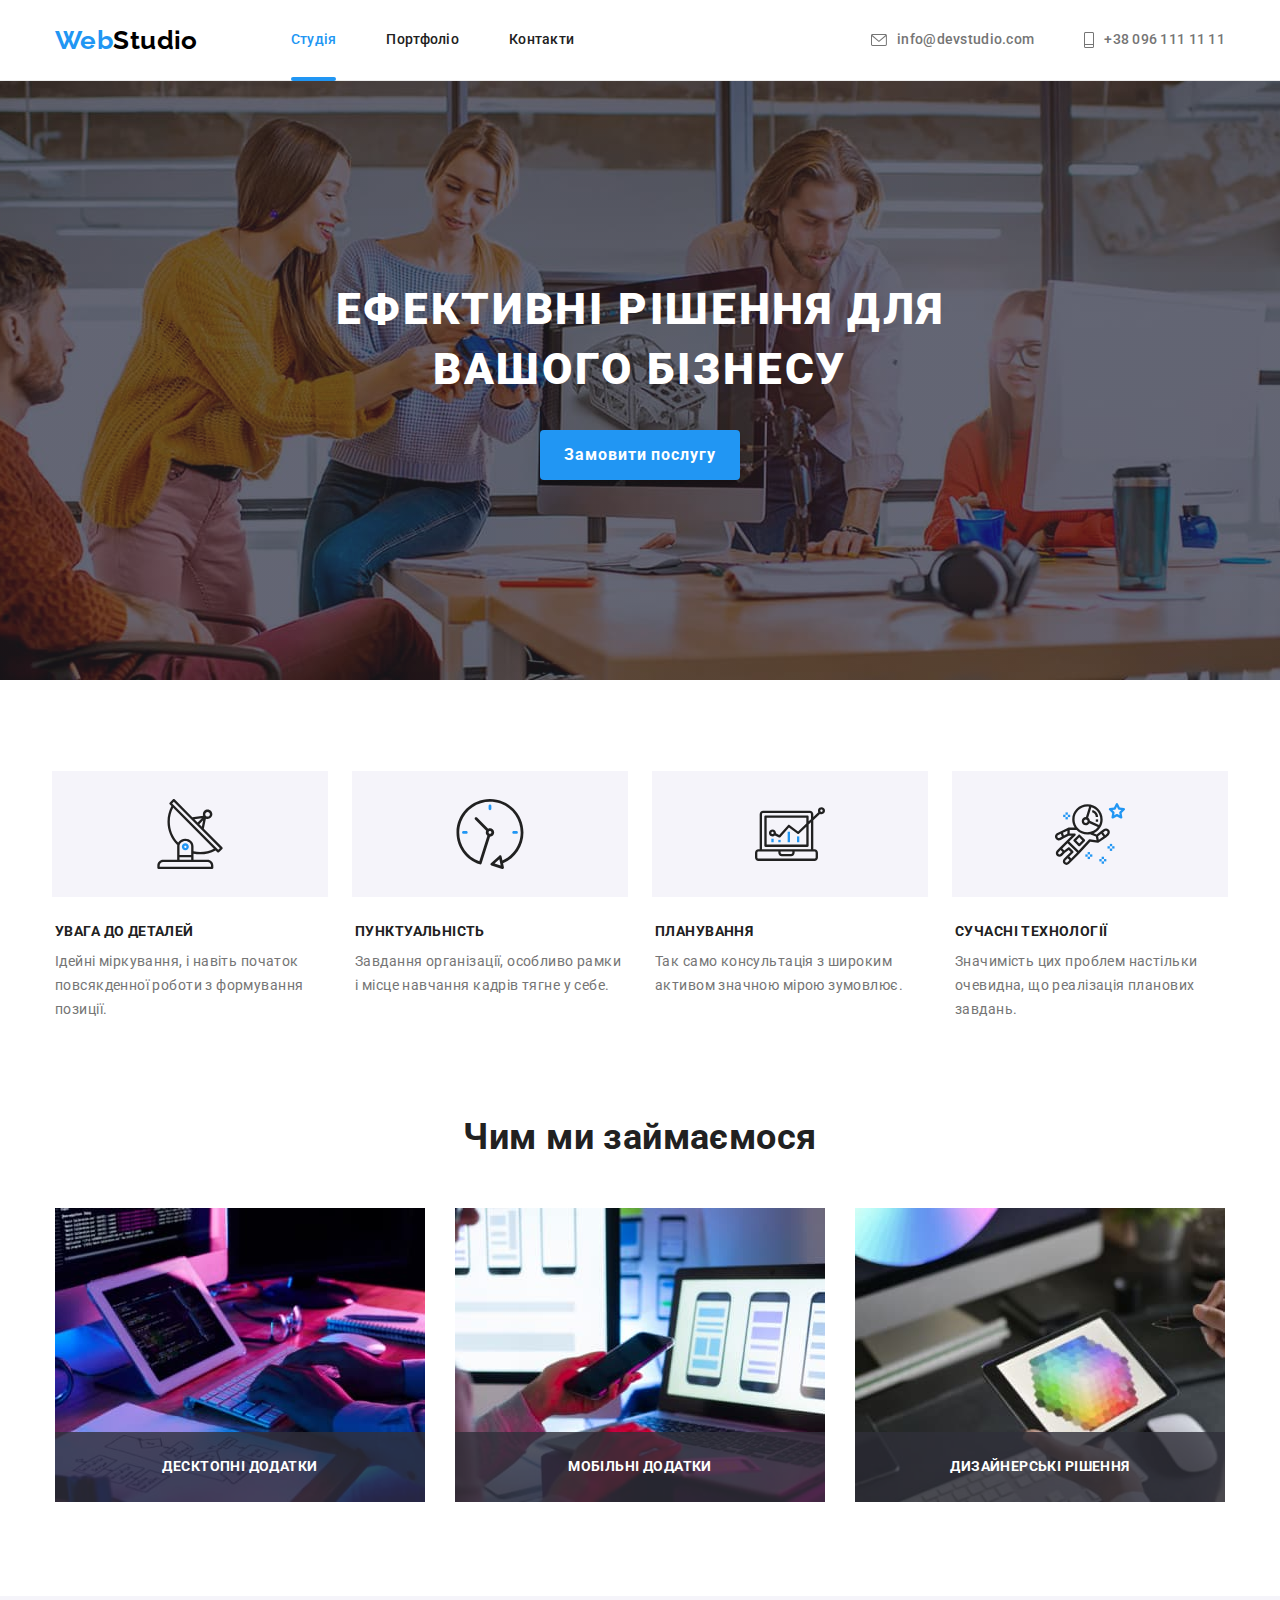
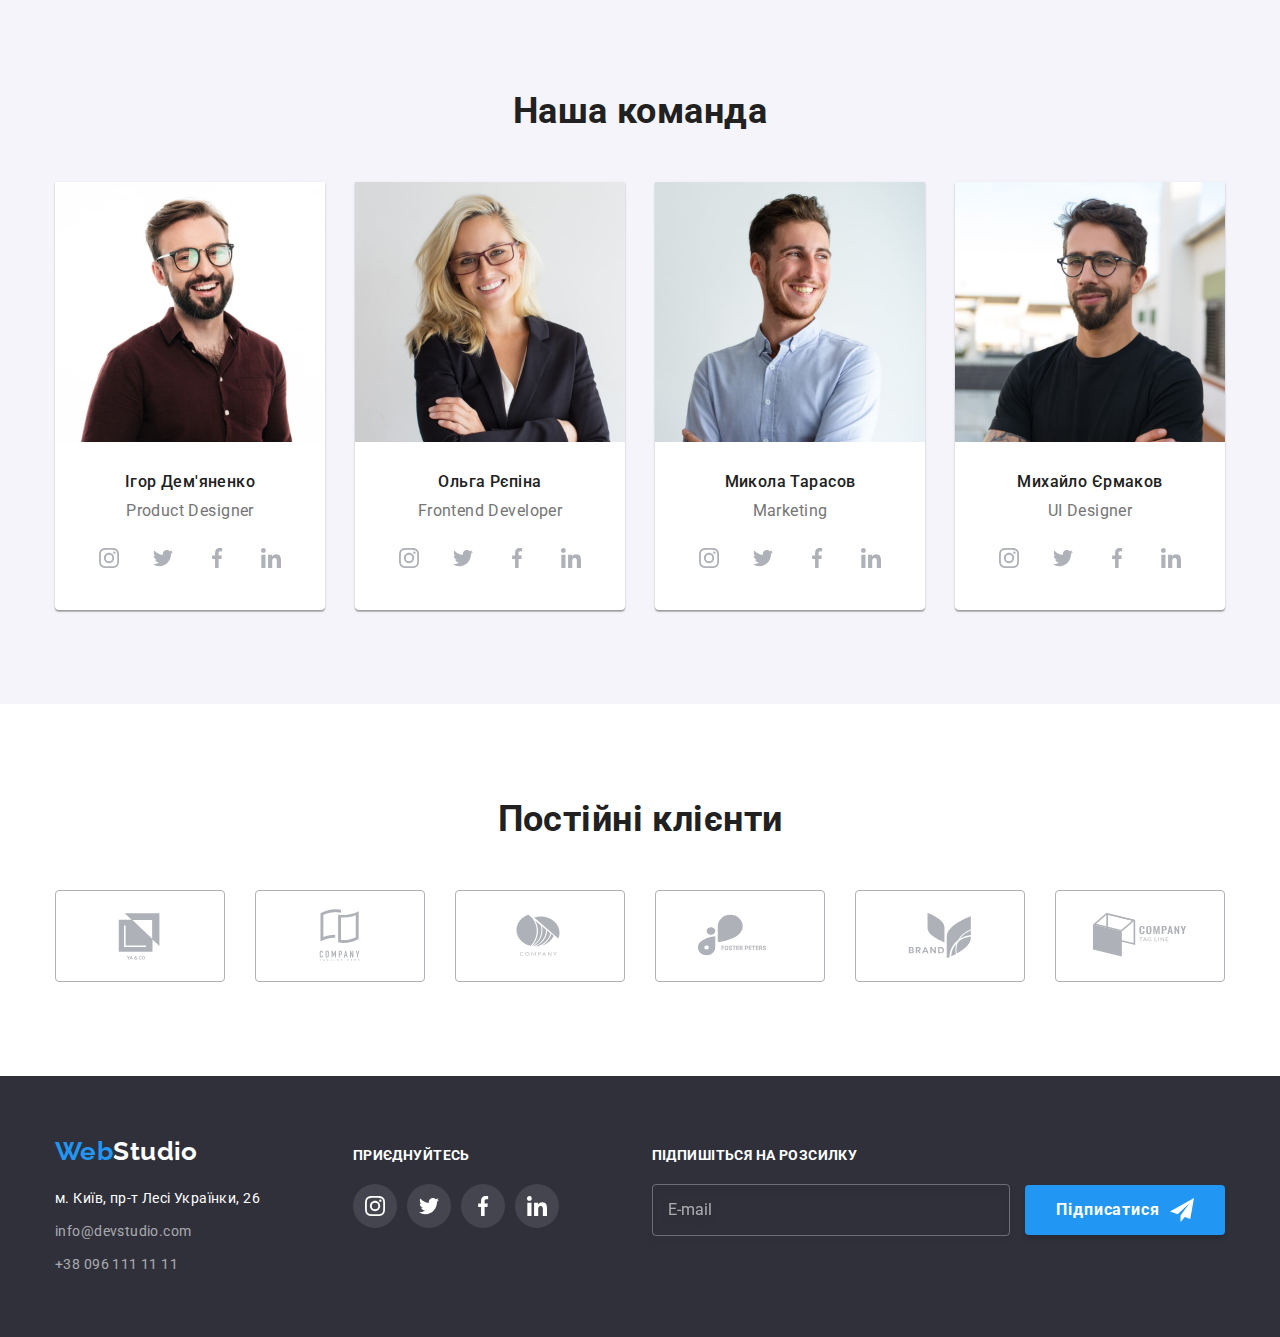
<file: index.html>
<!DOCTYPE html>
<html lang="uk">
  <head>
    <meta charset="UTF-8" />
    <meta http-equiv="X-UA-Compatible" content="IE=edge" />
    <meta name="viewport" content="width=device-width, initial-scale=1.0" />
    <title>Студія</title>
    <link rel="preconnect" href="https://fonts.googleapis.com" />
    <link rel="preconnect" href="https://fonts.gstatic.com" crossorigin />
    <link
      href="https://fonts.googleapis.com/css2?family=Raleway:wght@700&family=Roboto:wght@400;500;700;900&display=swap"
      rel="stylesheet"
    />
    <link
      rel="stylesheet"
      href="https://cdn.jsdelivr.net/npm/modern-normalize@1.1.0/modern-normalize.min.css"
    />
    <link rel="stylesheet" href="./css/main.min.css" />
  </head>
  <body>
    <!-- Хедер -->
    <header class="page-header">
      <div class="container page-header__container">
        <nav class="navigation">
          <!-- Логоптип -->
          <a class="logo" href="/">Web<span class="logo__part logo__part--blacktext">Studio</span></a>

          <!-- Навігація сайту -->
          <ul class="navigation__list list">
            <li class="navigation__item">
              <a class="navigation__link navigation__link--current link" href="./index.html"
                >Студія</a
              >
            </li>
            <li class="navigation__item">
              <a class="navigation__link link" href="./portfolio.html">Портфоліо</a>
            </li>
            <li class="navigation__item">
              <a class="navigation__link link" href="">Контакти</a>
            </li>
          </ul>
        </nav>

        <!-- Контакти хедер -->
        <ul class="contacts list">
          <li class="item contacts__item">
            <a class="link contacts__link link" href="mailto:info@devstudio.com">
              <svg class="contacts__icon" width="16" height="12">
                <use href="./images/icons.svg#icon-e-mail"></use>
              </svg>
              info@devstudio.com
            </a>
          </li>
          <li class="item contacts__item">
            <a class="link contacts__link link" href="tel:+380961111111">
              <svg class="contacts__icon" width="10" height="16">
                <use href="./images/icons.svg#icon-tel"></use>
              </svg>
              +38 096 111 11 11
            </a>
          </li>
        </ul>
      </div>
    </header>

    <!-- Головний контент -->
    <main>
      <!-- Герой -->
      <section class="hero">
        <div class="container">
          <h1 class="hero__title">Ефективні рішення для вашого бізнесу</h1>
          <button class="main-btn button" type="button" data-modal-open>Замовити послугу</button>
        </div>
      </section>

      <!-- Модальне вікно -->
      <div class="backdrop backdrop--is-hidden" data-modal>
        <div class="modal">
          <button class="modal__close-btn button" type="button" data-modal-close>
            <svg class="modal__close-icon">
              <use href="./images/icons.svg#icon-close-modal"></use>
            </svg>
          </button>

          <!-- Форма вводу данних -->
          <form class="form-modal">
            <b class="form-modal__title">Залиште свої дані, ми вам передзвонимо</b>

            <label class="form-modal__field">
              <span class="form-modal__label">Ім'я</span>
              <svg class="form-modal__icon" width="18" height="18">
                <use href="./images/icons.svg#icon-person-form"></use>
              </svg>
              <input class="form-modal__input" type="text" name="username" required />
            </label>

            <label class="form-modal__field">
              <span class="form-modal__label">Телефон</span>
              <svg class="form-modal__icon" width="18" height="18">
                <use href="./images/icons.svg#icon-phone-form"></use>
              </svg>
              <input class="form-modal__input" type="tel" name="phone" required />
            </label>

            <label class="form-modal__field">
              <span class="form-modal__label">Пошта</span>
              <svg class="form-modal__icon" width="18" height="18">
                <use href="./images/icons.svg#icon-email-form"></use>
              </svg>
              <input class="form-modal__input" type="email" name="email" />
            </label>

            <label class="form-modal__field">
              <span class="form-modal__label">Коментар</span>
              <textarea
                class="form-modal__input form-modal__input--comment"
                name="comment"
                id="comment"
                rows="10"
                placeholder="Введіть текст"
              ></textarea>
            </label>

            <label class="form-checkbox">
              <input class="form-checkbox__input" type="checkbox" name="agree" required />
              <svg class="form-checkbox__icon" width="16" height="15">
                <use
                  class="form-checkbox__mark form-checkbox__mark--uncheck"
                  href="./images/icons.svg#icon-uncheck"
                ></use>
                <use class="form-checkbox__mark form-checkbox__mark--check" href="./images/icons.svg#icon-check"></use>
              </svg>
              <span class="form-checkbox__label">Погоджуюся з розсилкою та приймаю</span>
              <a class="form-checkbox__link" href="">Умови договору</a>
            </label>

            <button class="button main-btn" type="submit">Відправити</button>
          </form>
        </div>
      </div>

      <!-- Наші переваги -->
      <section class="section">
        <div class="container">
          <!-- Заголовок, сховати при оформленні -->
          <h2 class="visually-hidden">Наші переваги</h2>

          <ul class="benefits list">
            <li class="benefits__item">
              <div class="benefits__icon-box">
                <div class="benefits__rotate-box">
                  <div class="benefits__card benefits__card--front">
                    <svg class="benefits__icon">
                      <use href="./images/icons.svg#icon-antenna"></use>
                    </svg>
                  </div>
                  <div class="benefits__card benefits__card--back">Увага до деталей</div>
                </div>
              </div>
              <h3 class="benefits__title">Увага до деталей</h3>
              <p class="benefits__text">
                Ідейні міркування, і навіть початок повсякденної роботи з формування позиції.
              </p>
            </li>

            <li class="benefits__item">
              <div class="benefits__icon-box">
                <div class="benefits__rotate-box">
                  <div class="benefits__card benefits__card--front">
                    <svg class="benefits__icon">
                      <use href="./images/icons.svg#icon-clock"></use>
                    </svg>
                  </div>
                  <div class="benefits__card benefits__card--back">Пунктуальність</div>
                </div>
              </div>
              <h3 class="benefits__title">Пунктуальність</h3>
              <p class="benefits__text">
                Завдання організації, особливо рамки і місце навчання кадрів тягне у себе.
              </p>
            </li>

            <li class="benefits__item">
              <div class="benefits__icon-box">
                <div class="benefits__rotate-box">
                  <div class="benefits__card benefits__card--front">
                    <svg class="benefits__icon">
                      <use href="./images/icons.svg#icon-diagram"></use>
                    </svg>
                  </div>
                  <div class="benefits__card benefits__card--back">Планування</div>
                </div>
              </div>
              <h3 class="benefits__title">Планування</h3>
              <p class="benefits__text">
                Так само консультація з широким активом значною мірою зумовлює.
              </p>
            </li>

            <li class="benefits__item">
              <div class="benefits__icon-box">
                <div class="benefits__rotate-box">
                  <div class="benefits__card benefits__card--front">
                    <svg class="benefits__icon">
                      <use href="./images/icons.svg#icon-astronaut"></use>
                    </svg>
                  </div>
                  <div class="benefits__card benefits__card--back">Сучасні технології</div>
                </div>
              </div>
              <h3 class="benefits__title">Сучасні технології</h3>
              <p class="benefits__text">
                Значимість цих проблем настільки очевидна, що реалізація планових завдань.
              </p>
            </li>
          </ul>
        </div>
      </section>

      <!-- Чим ми займаємося -->
      <section class="section section-works">
        <div class="container">
          <h2 class="secondary-title">Чим ми займаємося</h2>
          <ul class="works list">
            <li class="works__item">
              <img
                src="./images/work-example-1.jpg"
                alt="Програміст працює на своєму робочому місці в офісі"
                width="370"
              />
              <p class="works__text">Десктопні додатки</p>
            </li>

            <li class="works__item">
              <img
                src="./images/work-example-2.jpg"
                alt="Веб-дизайнер розробляє інтерфейс мобільного додатку за своїм ноутбуком"
                width="370"
              />
              <p class="works__text">Мобільні додатки</p>
            </li>

            <li class="works__item">
              <img
                src="./images/work-example-3.jpg"
                alt="Веб-дизайнер обирає кольори на графічному планшеті"
                width="370"
              />
              <p class="works__text">Дизайнерські рішення</p>
            </li>
          </ul>
        </div>
      </section>

      <!-- Команда -->
      <section class="section section-team">
        <div class="container">
          <h2 class="secondary-title">Наша команда</h2>
          <ul class="team list">
            <li class="team__item">
              <img
                class="team__foto"
                src="./images/team-demjanenko.jpg"
                alt="фото Ігоря Дем'яненко"
                width="270"
              />
              <div class="team__info">
                <h3 class="team__member-name">Ігор Дем'яненко</h3>
                <p class="team__member-position">Product Designer</p>
                <ul class="list socials">
                  <li class="socials__item">
                    <a class="socials__link link" href="" aria-label="Посилання на Instagram">
                      <svg class="socials__icon">
                        <use href="./images/icons.svg#icon-instagram"></use>
                      </svg>
                    </a>
                  </li>
                  <li class="socials__item">
                    <a class="socials__link link" href="" aria-label="Посилання на Twitter">
                      <svg class="socials__icon">
                        <use href="./images/icons.svg#icon-twitter"></use>
                      </svg>
                    </a>
                  </li>
                  <li class="socials__item">
                    <a class="socials__link link" href="" aria-label="Посилання на Facebook">
                      <svg class="socials__icon">
                        <use href="./images/icons.svg#icon-facebook"></use>
                      </svg>
                    </a>
                  </li>
                  <li class="socials__item">
                    <a class="socials__link link" href="" aria-label="Посилання на Linkedin">
                      <svg class="socials__icon">
                        <use href="./images/icons.svg#icon-linkedin"></use>
                      </svg>
                    </a>
                  </li>
                </ul>
              </div>
            </li>

            <li class="team__item">
              <img
                class="team__foto"
                src="./images/team-repina.jpg"
                alt="фото Ольгі Рєпіної"
                width="270"
              />
              <div class="team__info">
                <h3 class="team__member-name">Ольга Рєпіна</h3>
                <p class="team__member-position">Frontend Developer</p>
                <ul class="socials list">
                  <li class="socials__item">
                    <a class="socials__link link" href="" aria-label="Посилання на Instagram">
                      <svg class="socials__icon">
                        <use href="./images/icons.svg#icon-instagram"></use>
                      </svg>
                    </a>
                  </li>
                  <li class="socials__item">
                    <a class="socials__link link" href="" aria-label="Посилання на Twitter">
                      <svg class="socials__icon">
                        <use href="./images/icons.svg#icon-twitter"></use>
                      </svg>
                    </a>
                  </li>
                  <li class="socials__item">
                    <a class="socials__link link" href="" aria-label="Посилання на Facebook">
                      <svg class="socials__icon">
                        <use href="./images/icons.svg#icon-facebook"></use>
                      </svg>
                    </a>
                  </li>
                  <li class="socials__item">
                    <a class="socials__link link" href="" aria-label="Посилання на Linkedin">
                      <svg class="socials__icon">
                        <use href="./images/icons.svg#icon-linkedin"></use>
                      </svg>
                    </a>
                  </li>
                </ul>
              </div>
            </li>

            <li class="team__item">
              <img
                class="team__foto"
                src="./images/team-tarasov.jpg"
                alt="фото Миколи Тарасова"
                width="270"
              />
              <div class="team__info">
                <h3 class="team__member-name">Микола Тарасов</h3>
                <p class="team__member-position">Marketing</p>
                <ul class="list socials">
                  <li class="socials__item">
                    <a class="socials__link link" href="" aria-label="Посилання на Instagram">
                      <svg class="socials__icon">
                        <use href="./images/icons.svg#icon-instagram"></use>
                      </svg>
                    </a>
                  </li>
                  <li class="socials__item">
                    <a class="socials__link link" href="" aria-label="Посилання на Twitter">
                      <svg class="socials__icon">
                        <use href="./images/icons.svg#icon-twitter"></use>
                      </svg>
                    </a>
                  </li>
                  <li class="socials__item">
                    <a class="socials__link link" href="" aria-label="Посилання на Facebook">
                      <svg class="socials__icon">
                        <use href="./images/icons.svg#icon-facebook"></use>
                      </svg>
                    </a>
                  </li>
                  <li class="socials__item">
                    <a class="socials__link link" href="" aria-label="Посилання на Linkedin">
                      <svg class="socials__icon">
                        <use href="./images/icons.svg#icon-linkedin"></use>
                      </svg>
                    </a>
                  </li>
                </ul>
              </div>
            </li>

            <li class="team__item">
              <img
                class="team__foto"
                src="./images/team-ermakov.jpg"
                alt="фото Михайла Єрмакова"
                width="270"
              />
              <div class="team__info">
                <h3 class="team__member-name">Михайло Єрмаков</h3>
                <p class="team__member-position">UI Designer</p>
                <ul class="socials list">
                  <li class="socials__item">
                    <a class="socials__link link" href="" aria-label="Посилання на Instagram">
                      <svg class="socials__icon">
                        <use href="./images/icons.svg#icon-instagram"></use>
                      </svg>
                    </a>
                  </li>
                  <li class="socials__item">
                    <a class="socials__link link" href="" aria-label="Посилання на Twitter">
                      <svg class="socials__icon">
                        <use href="./images/icons.svg#icon-twitter"></use>
                      </svg>
                    </a>
                  </li>
                  <li class="socials__item">
                    <a class="socials__link link" href="" aria-label="Посилання на Facebook">
                      <svg class="socials__icon">
                        <use href="./images/icons.svg#icon-facebook"></use>
                      </svg>
                    </a>
                  </li>
                  <li class="socials__item">
                    <a class="socials__link link" href="" aria-label="Посилання на Linkedin">
                      <svg class="socials__icon">
                        <use href="./images/icons.svg#icon-linkedin"></use>
                      </svg>
                    </a>
                  </li>
                </ul>
              </div>
            </li>
          </ul>
        </div>
      </section>
    </main>

    <!-- Клієнти -->
    <section class="section">
      <div class="container">
        <h2 class="secondary-title">Постійні клієнти</h2>
        <ul class="clients list">
          <li class="clients__item">
            <a class="clients__link link" href="">
              <svg class="clients__icon">
                <use href="./images/icons.svg#icon-logo-1"></use>
              </svg>
            </a>
          </li>
          <li class="clients__item">
            <a class="clients__link link" href="">
              <svg class="clients__icon">
                <use href="./images/icons.svg#icon-logo-2"></use>
              </svg>
            </a>
          </li>

          <li class="clients__item">
            <a class="clients__link link" href="">
              <svg class="clients__icon">
                <use href="./images/icons.svg#icon-logo-3"></use>
              </svg>
            </a>
          </li>

          <li class="clients__item">
            <a class="clients__link link" href="">
              <svg class="clients__icon">
                <use href="./images/icons.svg#icon-logo-4"></use>
              </svg>
            </a>
          </li>

          <li class="clients__item">
            <a class="clients__link link" href="">
              <svg class="clients__icon">
                <use href="./images/icons.svg#icon-logo-5"></use>
              </svg>
            </a>
          </li>
          <li class="clients__item">
            <a class="clients__link link" href="">
              <svg class="clients__icon">
                <use href="./images/icons.svg#icon-logo-6"></use>
              </svg>
            </a>
          </li>
        </ul>
      </div>
    </section>

    <!-- Футер -->
    <footer class="page-footer">
      <div class="container page-footer__container">
        <!-- Контакты футер -->
        <div class="contacts-footer">
          <!-- Логоптип -->
          <a class="logo" href="./index.html">Web<span class="logo__part logo__part--whitetext">Studio</span></a>

          <address class="contacts-footer__address">
            <ul class="list">
              <li class="contacts-footer__item">
                <a
                  class="contacts-footer__link contacts-footer__link--map link"
                  href="https://goo.gl/maps/qfrqZfhQBMbcRvhk7"
                  target="_blank"
                  rel="noreferrer noopener nofollow"
                  >м. Київ, пр-т Лесі Українки, 26</a
                >
              </li>
              <li class="contacts-footer__item">
                <a class="contacts-footer__link link" href="mailto:info@devstudio.com"
                  >info@devstudio.com</a
                >
              </li>
              <li class="contacts-footer__item">
                <a class="contacts-footer__link link" href="tel:+380961111111">+38 096 111 11 11</a>
              </li>
            </ul>
          </address>
        </div>
        <!-- Приєднуйтесь-соцмережі -->
        <div class="socials-box">
          <b class="page-footer__subtitle">Приєднуйтесь</b>

          <ul class="socials list">
            <li class="socials__item socials__item--color-footer">
              <a class="socials__link link" href="" aria-label="Посилання на Instagram">
                <svg class="socials__icon socials__icon--color-footer">
                  <use href="./images/icons.svg#icon-instagram"></use>
                </svg>
              </a>
            </li>
            <li class="socials__item socials__item--color-footer">
              <a class="socials__link link" href="" aria-label="Посилання на Twitter">
                <svg class="socials__icon socials__icon--color-footer">
                  <use href="./images/icons.svg#icon-twitter"></use>
                </svg>
              </a>
            </li>
            <li class="socials__item socials__item--color-footer">
              <a class="socials__link link" href="" aria-label="Посилання на Facebook">
                <svg class="socials__icon socials__icon--color-footer">
                  <use href="./images/icons.svg#icon-facebook"></use>
                </svg>
              </a>
            </li>
            <li class="socials__item socials__item--color-footer">
              <a class="socials__link link" href="" aria-label="Посилання на Linkedin">
                <svg class="socials__icon socials__icon--color-footer">
                  <use href="./images/icons.svg#icon-linkedin"></use>
                </svg>
              </a>
            </li>
          </ul>
        </div>

        <!-- Форма підписки -->
        <form class="form-footer">
          <b class="page-footer__subtitle">Підпишіться на розсилку</b>
          <input class="form-footer__input" type="email" name="email" placeholder="E-mail" />
          <button class="main-btn form-footer__btn button" type="submit">
            Підписатися
            <svg class="form-footer__btn-icon" width="24" height="24">
              <use href="./images/icons.svg#icon-send"></use>
            </svg>
          </button>
        </form>
      </div>
    </footer>

    <!-- JS для модального вікна -->
    <script src="./js/modal.js"></script>
  </body>
</html>
</file>
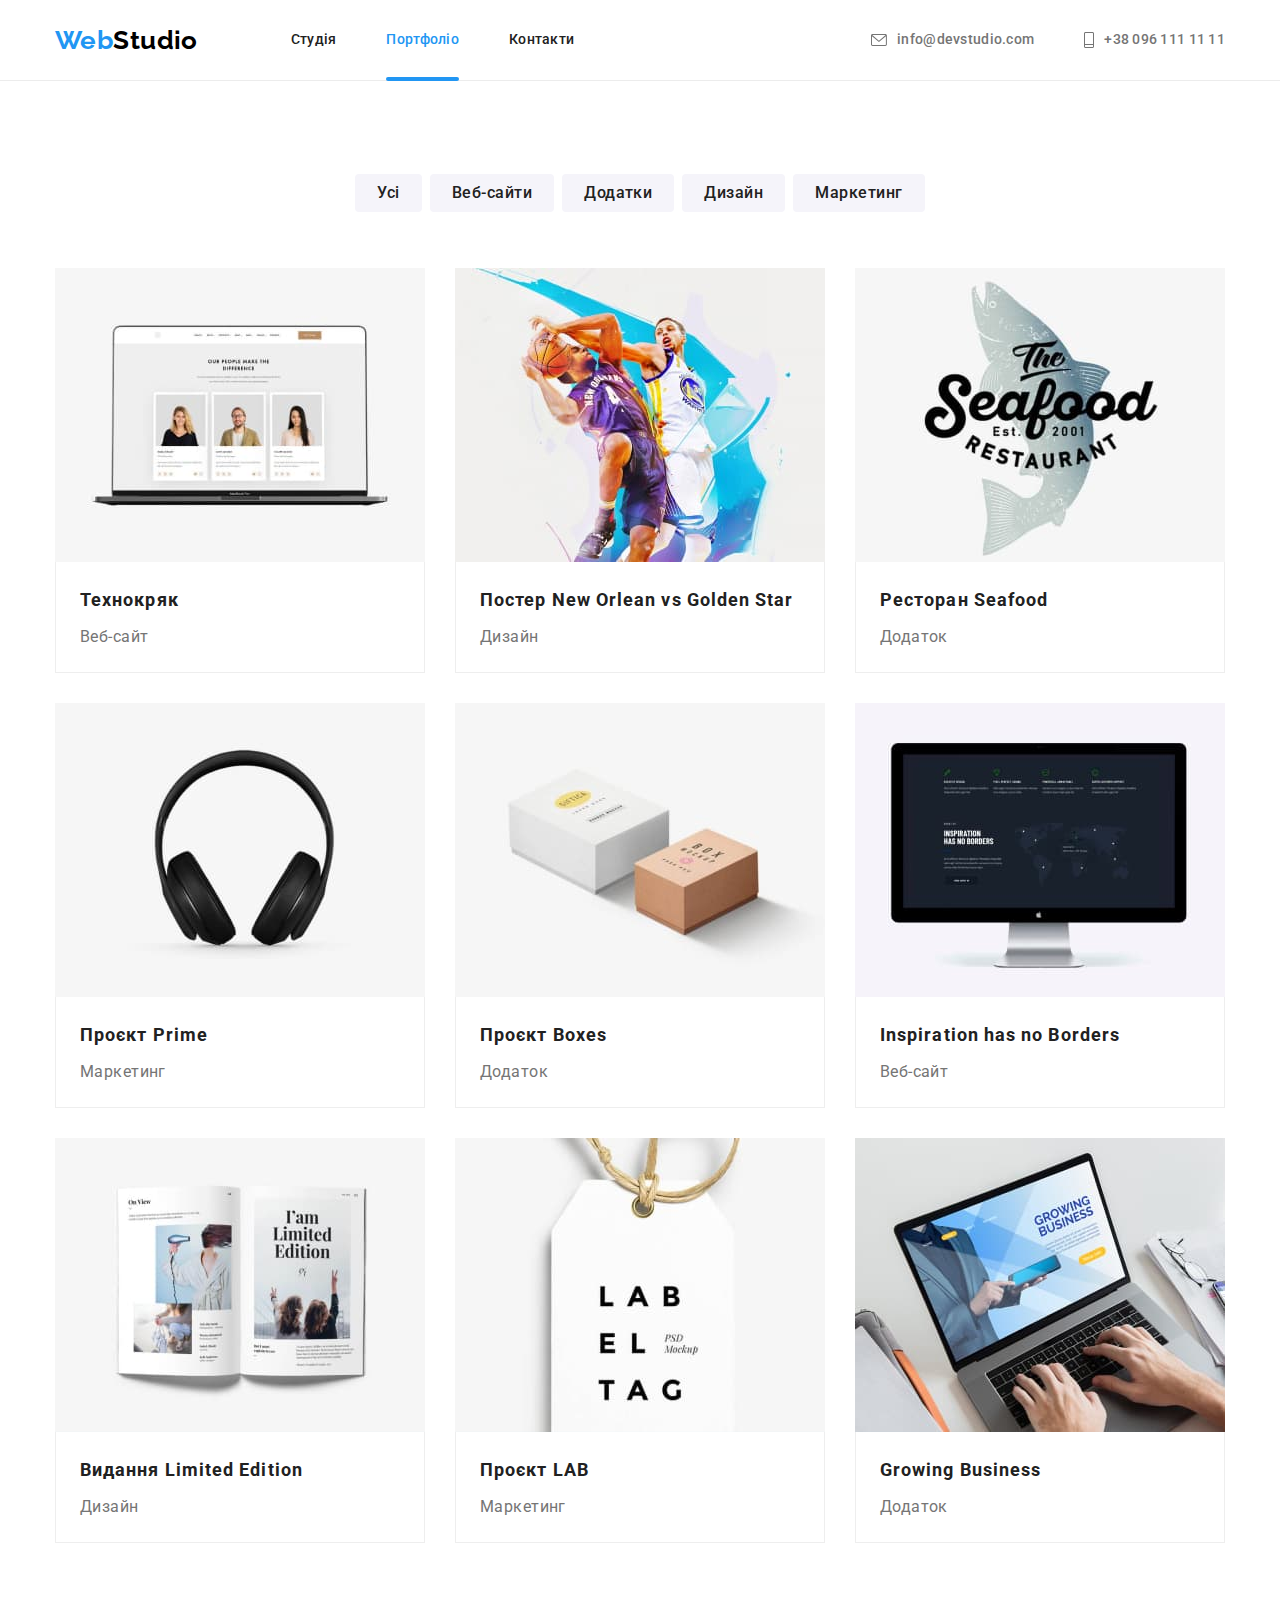
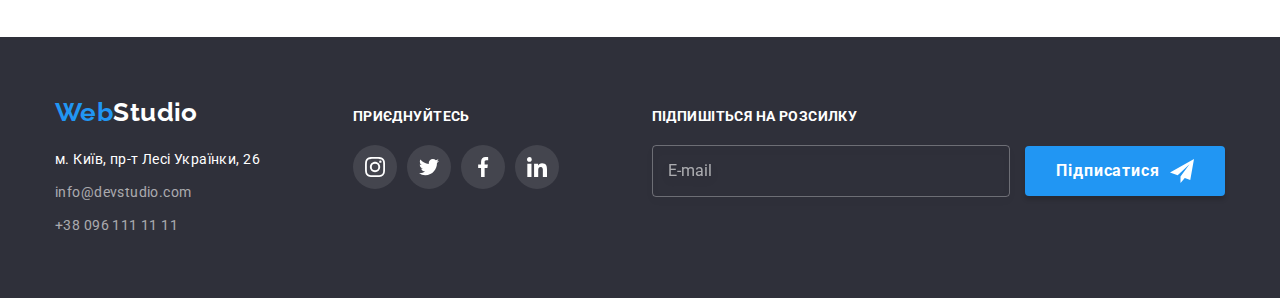
<file: portfolio.html>
<!DOCTYPE html>
<html lang="en">
  <head>
    <meta charset="UTF-8" />
    <meta http-equiv="X-UA-Compatible" content="IE=edge" />
    <meta name="viewport" content="width=device-width, initial-scale=1.0" />
    <title>Портфолио</title>
    <link rel="preconnect" href="https://fonts.googleapis.com" />
    <link rel="preconnect" href="https://fonts.gstatic.com" crossorigin />
    <link
      href="https://fonts.googleapis.com/css2?family=Raleway:wght@700&family=Roboto:wght@400;500;700;900&display=swap"
      rel="stylesheet"
    />
    <link
      rel="stylesheet"
      href="https://cdn.jsdelivr.net/npm/modern-normalize@1.1.0/modern-normalize.min.css"
    />
    <link rel="stylesheet" href="./css/main.min.css" />
  </head>
  <body>
    <!-- Хедер -->
    <header class="page-header">
      <div class="container page-header__container">
        <nav class="navigation">
          <!-- Логоптип -->
          <a class="logo" href="/">Web<span class="logo__part logo__part--blacktext">Studio</span></a>

          <!-- Навігація сайту -->
          <ul class="list navigation__list">
            <li class="item navigation__item">
              <a class="link navigation__link" href="./index.html"
                >Студія</a
              >
            </li>
            <li class="item navigation__item">
              <a class="link navigation__link navigation__link--current" href="./portfolio.html">Портфоліо</a>
            </li>
            <li class="item navigation__item">
              <a class="link navigation__link" href="">Контакти</a>
            </li>
          </ul>
        </nav>

        <!-- Контакти хедер -->
        <ul class="list contacts">
          <li class="item contacts__item">
            <a class="link contacts__link" href="mailto:info@devstudio.com">
              <svg class="contacts__icon" width="16" height="12">
                <use href="./images/icons.svg#icon-e-mail"></use>
              </svg>
              info@devstudio.com
            </a>
          </li>
          <li class="item contacts__item">
            <a class="link contacts__link" href="tel:+380961111111">
              <svg class="contacts__icon" width="10" height="16">
                <use href="./images/icons.svg#icon-tel"></use>
              </svg>
              +38 096 111 11 11
            </a>
          </li>
        </ul>
      </div>
    </header>

    <!-- Головний контент сторінки Портфоліо -->
    <main>
      <section class="section">
        <div class="container">
          <!-- Заголовок, сховати при оформленні -->
          <h1 class="visually-hidden">Наші роботи</h1>

          <!-- Портфоліо фільтри -->
          <ul class="list portfolio-filters">
            <li class="portfolio-filters__item">
              <button class="button portfolio-filters__btn" type="button">Усі</button>
            </li>

            <li class="portfolio-filters__item">
              <button class="button portfolio-filters__btn" type="button">Веб-сайти</button>
            </li>

            <li class="portfolio-filters__item">
              <button class="button portfolio-filters__btn" type="button">Додатки</button>
            </li>

            <li class="portfolio-filters__item">
              <button class="button portfolio-filters__btn" type="button">Дизайн</button>
            </li>

            <li class="portfolio-filters__item">
              <button class="button portfolio-filters__btn" type="button">Маркетинг</button>
            </li>
          </ul>

          <!-- Портфоліо -->
          <ul class="list portfolio">
            <li class="portfolio__item">
              <a href="" class="link portfolio__link">
                <div class="portfolio__overlay-box">
                  <img
                    src="./images/portfolio-1.jpg"
                    alt="Екран макбук з відкритою сторінкою веб-сайту"
                    width="370"
                  />
                  <!-- Оверлей на картку -->
                  <p class="portfolio__overlay-text">
                    Ресурс пропонує комплексні пропозиції з різним рівнем функціоналу та сервісів. Все
                    це дозволить відвідувачу отримати вичерпні відомості про компанію чи приватну
                    особу.
                  </p>
                </div>
                <div class="portfolio__description">
                  <h2 class="portfolio__title">Технокряк</h2>
                  <p class="portfolio__app">Веб-сайт</p>
                </div>
              </a>
            </li>

            <li class="portfolio__item">
              <a href="" class="link portfolio__link">
                <div class="portfolio__overlay-box">
                  <img
                    src="./images/portfolio-2.jpg"
                    alt="Два баскетболисти в боротьбі за м'яч"
                    width="370"
                  />
                  <!-- Оверлей на картку -->
                  <p class="portfolio__overlay-text">
                    Ресурс пропонує комплексні пропозиції з різним рівнем функціоналу та сервісів. Все
                    це дозволить відвідувачу отримати вичерпні відомості про компанію чи приватну
                    особу.
                  </p>
                </div>
                <div class="portfolio__description">
                  <h2 class="portfolio__title">Постер New Orlean vs Golden Star</h2>
                  <p class="portfolio__app">Дизайн</p>
                </div>
              </a>
            </li>

            <li class="portfolio__item">
              <a href="" class="link portfolio__link">
                <div class="portfolio__overlay-box">
                  <img
                    src="./images/portfolio-3.jpg"
                    alt="Назва ресторану на фоні намальованої риби"
                    width="370"
                  />
                  <!-- Оверлей на картку -->
                  <p class="portfolio__overlay-text">
                    Ресурс пропонує комплексні пропозиції з різним рівнем функціоналу та сервісів. Все
                    це дозволить відвідувачу отримати вичерпні відомості про компанію чи приватну
                    особу.
                  </p>
                </div>
                <div class="portfolio__description">
                  <h2 class="portfolio__title">Ресторан Seafood</h2>
                  <p class="portfolio__app">Додаток</p>
                </div>
              </a>
            </li>

            <li class="portfolio__item">
              <a href="" class="link portfolio__link">
                <div class="portfolio__overlay-box">
                  <img src="./images/portfolio-4.jpg" alt="Повнорозмірні навушники" width="370" />
                  <!-- Оверлей на картку -->
                  <p class="portfolio__overlay-text">
                    Ресурс пропонує комплексні пропозиції з різним рівнем функціоналу та сервісів. Все
                    це дозволить відвідувачу отримати вичерпні відомості про компанію чи приватну
                    особу.
                  </p>
                </div>
                <div class="portfolio__description">
                  <h2 class="portfolio__title">Проєкт Prime</h2>
                  <p class="portfolio__app">Маркетинг</p>
                </div>
              </a>
            </li>

            <li class="portfolio__item">
              <a href="" class="link portfolio__link">
                <div class="portfolio__overlay-box">
                  <img
                    src="./images/portfolio-5.jpg"
                    alt="Дві пакувальні коробочки, одна біла, друга кольору крафтової бумаги"
                    width="370"
                  />
                  <!-- Оверлей на картку -->
                  <p class="portfolio__overlay-text">
                    Ресурс пропонує комплексні пропозиції з різним рівнем функціоналу та сервісів. Все
                    це дозволить відвідувачу отримати вичерпні відомості про компанію чи приватну
                    особу.
                  </p>
                </div>
                <div class="portfolio__description">
                  <h2 class="portfolio__title">Проєкт Boxes</h2>
                  <p class="portfolio__app">Додаток</p>
                </div>
              </a>
            </li>

            <li class="portfolio__item">
              <a href="" class="link portfolio__link">
                <div class="portfolio__overlay-box">
                  <img
                    src="./images/portfolio-6.jpg"
                    alt="Монітор Apple з відкритою сторінкою сайту"
                    width="370"
                  />
                  <!-- Оверлей на картку -->
                  <p class="portfolio__overlay-text">
                    Ресурс пропонує комплексні пропозиції з різним рівнем функціоналу та сервісів. Все
                    це дозволить відвідувачу отримати вичерпні відомості про компанію чи приватну
                    особу.
                  </p>
                </div>
                <div class="portfolio__description">
                  <h2 class="portfolio__title">Inspiration has no Borders</h2>
                  <p class="portfolio__app">Веб-сайт</p>
                </div>
              </a>
            </li>

            <li class="portfolio__item">
              <a href="" class="link portfolio__link">
                <div class="portfolio__overlay-box">
                  <img src="./images/portfolio-7.jpg" alt="Розворот журналу" width="370" />
                  <!-- Оверлей на картку -->
                  <p class="portfolio__overlay-text">
                    Ресурс пропонує комплексні пропозиції з різним рівнем функціоналу та сервісів. Все
                    це дозволить відвідувачу отримати вичерпні відомості про компанію чи приватну
                    особу.
                  </p>
                </div>
                <div class="portfolio__description">
                  <h2 class="portfolio__title">Видання Limited Edition</h2>
                  <p class="portfolio__app">Дизайн</p>
                </div>
              </a>
            </li>

            <li class="portfolio__item">
              <a href="" class="link portfolio__link">
                <div class="portfolio__overlay-box">
                  <img
                    src="./images/portfolio-8.jpg"
                    alt="Бирка крупним планом з назвою проекту"
                    width="370"
                  />
                  <!-- Оверлей на картку -->
                  <p class="portfolio__overlay-text">
                    Ресурс пропонує комплексні пропозиції з різним рівнем функціоналу та сервісів. Все
                    це дозволить відвідувачу отримати вичерпні відомості про компанію чи приватну
                    особу.
                  </p>
                </div>
                <div class="portfolio__description">
                  <h2 class="portfolio__title">Проєкт LAB</h2>
                  <p class="portfolio__app">Маркетинг</p>
                </div>
              </a>
            </li>

            <li class="portfolio__item">
              <a href="" class="link portfolio__link">
                <div class="portfolio__overlay-box">
                  <img
                    src="./images/portfolio-9.jpg"
                    alt="Людина працює за ноутбуком з відкритим додатком"
                    width="370"
                  />
                  <!-- Оверлей на картку -->
                  <p class="portfolio__overlay-text">
                    Ресурс пропонує комплексні пропозиції з різним рівнем функціоналу та сервісів. Все
                    це дозволить відвідувачу отримати вичерпні відомості про компанію чи приватну
                    особу. 
                  </p>
                </div>
                <div class="portfolio__description">
                  <h2 class="portfolio__title">Growing Business</h2>
                  <p class="portfolio__app">Додаток</p>
                </div>
              </a>
            </li>
          </ul>
        </div>
      </section>
    </main>

    <!-- Футер -->
    <footer class="page-footer">
      <div class="container page-footer__container">
        <!-- Контакты футер -->
        <div class="contacts-footer">
          <!-- Логоптип -->
          <a class="logo" href="./index.html">Web<span class="logo__part logo__part--whitetext">Studio</span></a>

          <address class="contacts-footer__address">
            <ul class="list">
              <li class="contacts-footer__item">
                <a
                  class="link contacts-footer__link contacts-footer__link--map"
                  href="https://goo.gl/maps/qfrqZfhQBMbcRvhk7"
                  target="_blank"
                  rel="noreferrer noopener nofollow"
                  >м. Київ, пр-т Лесі Українки, 26</a
                >
              </li>
              <li class="contacts-footer__item">
                <a class="link contacts-footer__link" href="mailto:info@devstudio.com"
                  >info@devstudio.com</a
                >
              </li>
              <li class="contacts-footer__item">
                <a class="link contacts-footer__link" href="tel:+380961111111">+38 096 111 11 11</a>
              </li>
            </ul>
          </address>
        </div>
        <!-- Приєднуйтесь-соцмережі -->
        <div class="socials-box">
          <b class="page-footer__subtitle">Приєднуйтесь</b>

          <ul class="list socials">
            <li class="socials__item socials__item--color-footer">
              <a class="link socials__link" href="" aria-label="Посилання на Instagram">
                <svg class="socials__icon socials__icon--color-footer">
                  <use href="./images/icons.svg#icon-instagram"></use>
                </svg>
              </a>
            </li>
            <li class="socials__item socials__item--color-footer">
              <a class="link socials__link" href="" aria-label="Посилання на Twitter">
                <svg class="socials__icon socials__icon--color-footer">
                  <use href="./images/icons.svg#icon-twitter"></use>
                </svg>
              </a>
            </li>
            <li class="socials__item socials__item--color-footer">
              <a class="link socials__link" href="" aria-label="Посилання на Facebook">
                <svg class="socials__icon socials__icon--color-footer">
                  <use href="./images/icons.svg#icon-facebook"></use>
                </svg>
              </a>
            </li>
            <li class="socials__item socials__item--color-footer">
              <a class="link socials__link" href="" aria-label="Посилання на Linkedin">
                <svg class="socials__icon socials__icon--color-footer">
                  <use href="./images/icons.svg#icon-linkedin"></use>
                </svg>
              </a>
            </li>
          </ul>
        </div>

        <!-- Форма підписки -->
        <form class="form-footer">
          <b class="page-footer__subtitle">Підпишіться на розсилку</b>
          <input class="form-footer__input" type="email" name="email" placeholder="E-mail" />
          <button class="button main-btn form-footer__btn" type="submit">
            Підписатися
            <svg class="form-footer__btn-icon" width="24" height="24">
              <use href="./images/icons.svg#icon-send"></use>
            </svg>
          </button>
        </form>
      </div>
    </footer>
  </body>
</html>
</file>
<file: css/main.min.css>
body{padding-top:80px;color:#212121;background-color:#fff;font-family:"Roboto",sans-serif;font-size:14px;letter-spacing:.03em}h1,h2,h3,h4,h5,h6,p{margin:0}img{display:block;max-width:100%;height:auto}.section{padding-top:94px;padding-bottom:94px}.container{width:1200px;margin-left:auto;margin-right:auto;padding-left:15px;padding-right:15px}.button{cursor:pointer;border:none;border-radius:4px}.list{margin:0;padding-left:0;list-style-type:none}.link{text-decoration:none;color:currentColor}.visually-hidden,.form-checkbox__input{position:absolute;width:1px;height:1px;margin:-1px;border:0;padding:0;white-space:nowrap;-webkit-clip-path:inset(100%);clip-path:inset(100%);clip:rect(0 0 0 0);overflow:hidden}.logo{color:#2196f3;text-decoration:none;font-family:"Raleway";font-weight:700;font-size:26px;line-height:1.19}.logo__part--blacktext{color:#000}.logo__part--whitetext{color:#fff}.page-header{position:fixed;top:0;left:0;z-index:1;width:100%;border-bottom:1px solid #ececec;background-color:#fff}.page-header__container{display:-webkit-box;display:-ms-flexbox;display:flex;-webkit-box-align:center;-ms-flex-align:center;align-items:center}.navigation{display:-webkit-box;display:-ms-flexbox;display:flex;-webkit-box-align:center;-ms-flex-align:center;align-items:center;font-weight:500;line-height:1.14}.navigation__list{display:-webkit-box;display:-ms-flexbox;display:flex;margin-left:93px;letter-spacing:.02em}.navigation__item:not(:last-child){margin-right:50px}.navigation__link{-webkit-transition:color 250ms cubic-bezier(0.4, 0, 0.2, 1);transition:color 250ms cubic-bezier(0.4, 0, 0.2, 1);position:relative;display:block;padding-top:32px;padding-bottom:32px}.navigation__link:hover,.navigation__link:focus{color:#2196f3}.navigation__link--current{color:#2196f3}.navigation__link--current::after{position:absolute;bottom:-1px;left:0;content:"";width:100%;height:4px;background-color:#2196f3;border-radius:2px}.contacts{display:-webkit-box;display:-ms-flexbox;display:flex;margin-left:auto}.contacts__item{display:-webkit-box;display:-ms-flexbox;display:flex;-webkit-box-align:center;-ms-flex-align:center;align-items:center;color:#757575}.contacts__item:not(:last-child){margin-right:50px}.contacts__link{-webkit-transition:color 250ms cubic-bezier(0.4, 0, 0.2, 1);transition:color 250ms cubic-bezier(0.4, 0, 0.2, 1);display:-webkit-box;display:-ms-flexbox;display:flex;-webkit-box-align:center;-ms-flex-align:center;align-items:center;font-weight:500;line-height:1.14;letter-spacing:.02em;color:#757575}.contacts__link:hover,.contacts__link:focus{color:#2196f3}.contacts__icon{margin-right:10px;fill:currentColor}.hero{padding-top:200px;padding-bottom:200px;margin:0 auto;max-width:1600px;height:600px;background-image:-webkit-gradient(linear, left top, right top, from(rgba(47, 48, 58, 0.4)), to(rgba(47, 48, 58, 0.4))),url(../images/hero-bgc.jpg);background-image:linear-gradient(to right, rgba(47, 48, 58, 0.4), rgba(47, 48, 58, 0.4)),url(../images/hero-bgc.jpg);background-repeat:no-repeat;background-position:center;background-size:cover;background-color:#c4c4c4;text-align:center}.hero__title{width:696px;margin:0 auto;margin-bottom:30px;color:#fff;font-weight:900;font-size:44px;line-height:1.36;letter-spacing:.06em;text-transform:uppercase}.main-btn{-webkit-transition:background-color 250ms cubic-bezier(0.4, 0, 0.2, 1);transition:background-color 250ms cubic-bezier(0.4, 0, 0.2, 1);height:50px;min-width:200px;color:#fff;background-color:#2196f3;font-weight:700;font-size:16px;line-height:1.88;letter-spacing:.06em;-webkit-box-shadow:0px 4px 4px rgba(0,0,0,.15);box-shadow:0px 4px 4px rgba(0,0,0,.15)}.main-btn:hover,.main-btn:focus{background-color:#188ce8}.backdrop{-webkit-transition:opacity 250ms cubic-bezier(0.4, 0, 0.2, 1),visibility 250ms cubic-bezier(0.4, 0, 0.2, 1);transition:opacity 250ms cubic-bezier(0.4, 0, 0.2, 1),visibility 250ms cubic-bezier(0.4, 0, 0.2, 1);opacity:1;position:fixed;top:0;left:0;z-index:1;width:100%;height:100%;background:rgba(0,0,0,.2)}.backdrop--is-hidden{visibility:hidden;opacity:0;pointer-events:none}.modal{-webkit-transition:-webkit-transform 250ms cubic-bezier(0.4, 0, 0.2, 1);transition:-webkit-transform 250ms cubic-bezier(0.4, 0, 0.2, 1);transition:transform 250ms cubic-bezier(0.4, 0, 0.2, 1);transition:transform 250ms cubic-bezier(0.4, 0, 0.2, 1), -webkit-transform 250ms cubic-bezier(0.4, 0, 0.2, 1);-webkit-transform:translate(-50%, -50%) scale(1);transform:translate(-50%, -50%) scale(1);position:absolute;top:50%;left:50%;width:528px;min-height:581px;padding:40px;background-color:#fff;-webkit-box-shadow:0px 1px 3px rgba(0,0,0,.12),0px 1px 1px rgba(0,0,0,.14),0px 2px 1px rgba(0,0,0,.2);box-shadow:0px 1px 3px rgba(0,0,0,.12),0px 1px 1px rgba(0,0,0,.14),0px 2px 1px rgba(0,0,0,.2);border-radius:4px}.backdrop--is-hidden .modal{-webkit-transform:translate(-50%, -50%) scale(0.5);transform:translate(-50%, -50%) scale(0.5)}.modal__close-btn{-webkit-transition:color 250ms cubic-bezier(0.4, 0, 0.2, 1);transition:color 250ms cubic-bezier(0.4, 0, 0.2, 1);position:absolute;top:8px;right:8px;padding:5px;width:30px;height:30px;background-color:#fff;border:1px solid rgba(0,0,0,.1);border-radius:50%}.modal__close-btn:hover,.modal__close-btn:focus{color:#2196f3}.modal__close-icon{width:18px;height:18px;fill:currentColor}.form-modal{text-align:center}.form-modal__title{margin-bottom:12px;display:block;font-weight:700;font-size:20px;line-height:1.15}.form-modal__field{position:relative;margin-bottom:10px;display:block;text-align:left;font-size:12px;line-height:1.17;letter-spacing:.01em}.form-modal__field:focus-within .form-modal__icon{color:#2196f3}.form-modal__field:focus-within .form-modal__input{outline:none;border-color:#2196f3}.form-modal__label{margin-bottom:4px;display:block;color:#757575}.form-modal__input{-webkit-transition:border-color 250ms cubic-bezier(0.4, 0, 0.2, 1);transition:border-color 250ms cubic-bezier(0.4, 0, 0.2, 1);width:100%;height:40px;padding-left:42px;border:1px solid rgba(33,33,33,.2);border-radius:4px;font-size:16px;line-height:1.17;letter-spacing:.01em}.form-modal__input--comment{padding:12px 16px;margin-bottom:20px;width:100%;height:120px;resize:none;border:1px solid rgba(33,33,33,.2);border-radius:4px}.form-modal__input--comment::-webkit-input-placeholder{font-size:12px;line-height:1.17;letter-spacing:.01em;color:rgba(117,117,117,.5)}.form-modal__input--comment::-moz-placeholder{font-size:12px;line-height:1.17;letter-spacing:.01em;color:rgba(117,117,117,.5)}.form-modal__input--comment:-ms-input-placeholder{font-size:12px;line-height:1.17;letter-spacing:.01em;color:rgba(117,117,117,.5)}.form-modal__input--comment::-ms-input-placeholder{font-size:12px;line-height:1.17;letter-spacing:.01em;color:rgba(117,117,117,.5)}.form-modal__input--comment::placeholder{font-size:12px;line-height:1.17;letter-spacing:.01em;color:rgba(117,117,117,.5)}.form-modal__icon{-webkit-transition:color 250ms cubic-bezier(0.4, 0, 0.2, 1);transition:color 250ms cubic-bezier(0.4, 0, 0.2, 1);position:absolute;bottom:0;left:0;margin-left:12px;margin-bottom:11px;fill:currentColor}.form-checkbox{display:-webkit-inline-box;display:-ms-inline-flexbox;display:inline-flex;-webkit-box-align:center;-ms-flex-align:center;align-items:center;margin-bottom:30px}.form-checkbox__label{margin-left:8px;margin-right:5px;line-height:1.71;color:#757575;-webkit-user-select:none;-moz-user-select:none;-ms-user-select:none;user-select:none}.form-checkbox__link{color:#2196f3;text-underline-offset:3px}.form-checkbox__input:checked+.form-checkbox__icon .form-checkbox__mark--uncheck{opacity:0}.form-checkbox__input:checked+.form-checkbox__icon .form-checkbox__mark--check{opacity:1}.form-checkbox__mark--uncheck{-webkit-transition:opacity 250ms cubic-bezier(0.4, 0, 0.2, 1);transition:opacity 250ms cubic-bezier(0.4, 0, 0.2, 1);opacity:1}.form-checkbox__mark--check{-webkit-transition:opacity 250ms cubic-bezier(0.4, 0, 0.2, 1);transition:opacity 250ms cubic-bezier(0.4, 0, 0.2, 1);opacity:0}.benefits{display:-webkit-box;display:-ms-flexbox;display:flex}.benefits__item{-ms-flex-preferred-size:25%;flex-basis:25%}.benefits__item:not(:last-child){margin-right:30px}.benefits__icon-box{-webkit-perspective:600px;perspective:600px;margin-bottom:30px;width:270px;height:120px;outline:solid #f5f4fa}.benefits__rotate-box{position:relative;-webkit-transform-style:preserve-3d;transform-style:preserve-3d;-webkit-transition:-webkit-transform 1000ms linear;transition:-webkit-transform 1000ms linear;transition:transform 1000ms linear;transition:transform 1000ms linear, -webkit-transform 1000ms linear;width:100%;height:100%}.benefits__rotate-box:hover{-webkit-transform:rotateX(180deg);transform:rotateX(180deg)}.benefits__card{-webkit-backface-visibility:hidden;backface-visibility:hidden;display:-webkit-box;display:-ms-flexbox;display:flex;-webkit-box-align:center;-ms-flex-align:center;align-items:center;-webkit-box-pack:center;-ms-flex-pack:center;justify-content:center;position:absolute;width:100%;height:100%}.benefits__card--front{background-color:#f5f4fa}.benefits__card--back{-webkit-transform:rotateX(180deg);transform:rotateX(180deg);font-size:14px;line-height:1.14;text-transform:uppercase;background-color:#f5f4fa}.benefits__icon{width:70px;height:70px}.benefits__title{margin-bottom:10px;font-size:14px;line-height:1.14;text-transform:uppercase}.benefits__text{color:#757575;line-height:1.71}.section-works{padding-top:0}.secondary-title{margin-bottom:50px;font-size:36px;line-height:1.17;text-align:center}.works{display:-webkit-box;display:-ms-flexbox;display:flex}.works__item{position:relative;-ms-flex-preferred-size:33.3333333333%;flex-basis:33.3333333333%}.works__item:not(:last-child){margin-right:30px}.works__text{position:absolute;bottom:0;left:0;display:-webkit-box;display:-ms-flexbox;display:flex;-webkit-box-align:center;-ms-flex-align:center;align-items:center;-webkit-box-pack:center;-ms-flex-pack:center;justify-content:center;width:100%;height:70px;color:#fff;font-weight:700;line-height:1.14;text-align:center;text-transform:uppercase;background:rgba(47,48,58,.8)}.section-team{text-align:center;background-color:#f5f4fa}.team{display:-webkit-box;display:-ms-flexbox;display:flex}.team:not(:last-child){margin-right:30px}.team__item{-ms-flex-preferred-size:25%;flex-basis:25%;background:#fff;-webkit-box-shadow:0px 1px 3px rgba(0,0,0,.12),0px 1px 1px rgba(0,0,0,.14),0px 2px 1px rgba(0,0,0,.2);box-shadow:0px 1px 3px rgba(0,0,0,.12),0px 1px 1px rgba(0,0,0,.14),0px 2px 1px rgba(0,0,0,.2);border-radius:0px 0px 4px 4px}.team__item:not(:last-child){margin-right:30px}.team__info{padding:30px 0}.team__member-name{margin-bottom:10px;font-weight:500;font-size:16px;line-height:1.19}.team__member-position{margin-bottom:16px;color:#757575;font-size:16px;line-height:1.19}.socials{display:-webkit-box;display:-ms-flexbox;display:flex;-webkit-box-pack:center;-ms-flex-pack:center;justify-content:center}.socials__item:not(:last-child){margin-right:10px}.socials__link{-webkit-transition:color 250ms cubic-bezier(0.4, 0, 0.2, 1),background-color 250ms cubic-bezier(0.4, 0, 0.2, 1);transition:color 250ms cubic-bezier(0.4, 0, 0.2, 1),background-color 250ms cubic-bezier(0.4, 0, 0.2, 1);display:-webkit-box;display:-ms-flexbox;display:flex;-webkit-box-align:center;-ms-flex-align:center;align-items:center;-webkit-box-pack:center;-ms-flex-pack:center;justify-content:center;width:44px;height:44px;color:#afb1b8;border-radius:50%}.socials__link:hover,.socials__link:focus{color:#fff;background-color:#2196f3}.socials__icon{width:20px;height:20px;fill:currentColor}.clients{display:-webkit-box;display:-ms-flexbox;display:flex;-ms-flex-wrap:wrap;flex-wrap:wrap;gap:30px}.clients__item{-ms-flex-preferred-size:calc((100% - var(--card-gap)*5)/6);flex-basis:calc((100% - var(--card-gap)*5)/6)}.clients__link{-webkit-transition:color 250ms cubic-bezier(0.4, 0, 0.2, 1),border 250ms cubic-bezier(0.4, 0, 0.2, 1);transition:color 250ms cubic-bezier(0.4, 0, 0.2, 1),border 250ms cubic-bezier(0.4, 0, 0.2, 1);display:-webkit-box;display:-ms-flexbox;display:flex;-webkit-box-align:center;-ms-flex-align:center;align-items:center;-webkit-box-pack:center;-ms-flex-pack:center;justify-content:center;width:170px;height:92px;color:#afb1b8;border:1px solid #afb1b8;border-radius:4px}.clients__link:hover,.clients__link:focus{color:#2196f3;border:1px solid #2196f3}.clients__icon{width:106px;height:60px;fill:currentColor}.portfolio-filters{display:-webkit-box;display:-ms-flexbox;display:flex;-webkit-box-pack:center;-ms-flex-pack:center;justify-content:center;margin-bottom:56px}.portfolio-filters__item:not(:last-child){margin-right:8px}.portfolio-filters__btn{-webkit-transition:color 250ms cubic-bezier(0.4, 0, 0.2, 1),background-color 250ms cubic-bezier(0.4, 0, 0.2, 1),-webkit-box-shadow 250ms cubic-bezier(0.4, 0, 0.2, 1);transition:color 250ms cubic-bezier(0.4, 0, 0.2, 1),background-color 250ms cubic-bezier(0.4, 0, 0.2, 1),-webkit-box-shadow 250ms cubic-bezier(0.4, 0, 0.2, 1);transition:color 250ms cubic-bezier(0.4, 0, 0.2, 1),background-color 250ms cubic-bezier(0.4, 0, 0.2, 1),box-shadow 250ms cubic-bezier(0.4, 0, 0.2, 1);transition:color 250ms cubic-bezier(0.4, 0, 0.2, 1),background-color 250ms cubic-bezier(0.4, 0, 0.2, 1),box-shadow 250ms cubic-bezier(0.4, 0, 0.2, 1),-webkit-box-shadow 250ms cubic-bezier(0.4, 0, 0.2, 1);padding:6px 22px;color:#212121;background-color:#f5f4fa;font-weight:500;font-size:16px;line-height:1.62;letter-spacing:.03em}.portfolio-filters__btn:hover,.portfolio-filters__btn:focus{color:#fff;background-color:#2196f3;-webkit-box-shadow:0px 3px 1px rgba(0,0,0,.1),0px 1px 2px rgba(0,0,0,.08),0px 2px 2px rgba(0,0,0,.12);box-shadow:0px 3px 1px rgba(0,0,0,.1),0px 1px 2px rgba(0,0,0,.08),0px 2px 2px rgba(0,0,0,.12)}.portfolio{display:-webkit-box;display:-ms-flexbox;display:flex;-ms-flex-wrap:wrap;flex-wrap:wrap;margin-right:-30px;margin-bottom:-30px}.portfolio__item{-ms-flex-preferred-size:calc(33.3333333333% - 30px);flex-basis:calc(33.3333333333% - 30px);margin-right:30px;margin-bottom:30px}.portfolio__link{-webkit-transition:-webkit-box-shadow 250ms cubic-bezier(0.4, 0, 0.2, 1);transition:-webkit-box-shadow 250ms cubic-bezier(0.4, 0, 0.2, 1);transition:box-shadow 250ms cubic-bezier(0.4, 0, 0.2, 1);transition:box-shadow 250ms cubic-bezier(0.4, 0, 0.2, 1), -webkit-box-shadow 250ms cubic-bezier(0.4, 0, 0.2, 1);display:block}.portfolio__link:hover,.portfolio__link:focus{-webkit-box-shadow:0px 1px 1px rgba(0,0,0,.12),0px 4px 4px rgba(0,0,0,.06),1px 4px 6px rgba(0,0,0,.16);box-shadow:0px 1px 1px rgba(0,0,0,.12),0px 4px 4px rgba(0,0,0,.06),1px 4px 6px rgba(0,0,0,.16)}.portfolio__description{padding:20px 24px;border:1px solid #eee;border-top:none}.portfolio__title{margin-bottom:4px;font-size:18px;line-height:2;letter-spacing:.06em}.portfolio__app{color:#757575;font-size:16px;line-height:1.88}.portfolio__overlay-box{overflow:hidden;position:relative}.portfolio__overlay-text{-webkit-transition:-webkit-transform 250ms cubic-bezier(0.4, 0, 0.2, 1);transition:-webkit-transform 250ms cubic-bezier(0.4, 0, 0.2, 1);transition:transform 250ms cubic-bezier(0.4, 0, 0.2, 1);transition:transform 250ms cubic-bezier(0.4, 0, 0.2, 1), -webkit-transform 250ms cubic-bezier(0.4, 0, 0.2, 1);-webkit-transform:translatey(100%);transform:translatey(100%);position:absolute;top:0;left:0;display:-webkit-box;display:-ms-flexbox;display:flex;-webkit-box-align:center;-ms-flex-align:center;align-items:center;padding-left:24px;padding-right:24px;width:100%;height:100%;color:#fff;background-color:rgba(33,150,243,.9);font-size:18px;line-height:1.56}.portfolio__link:hover .portfolio__overlay-text,.portfolio__link:focus .portfolio__overlay-text{-webkit-transform:translatey(0);transform:translatey(0)}.page-footer{padding-top:60px;padding-bottom:60px;background-color:#2f303a}.page-footer__container{display:-webkit-box;display:-ms-flexbox;display:flex;-webkit-box-align:baseline;-ms-flex-align:baseline;align-items:baseline}.page-footer__subtitle{display:block;margin-bottom:20px;color:#fff;line-height:1.14;text-transform:uppercase}.contacts-footer{margin-right:auto}.contacts-footer__address{margin-top:20px;font-style:normal}.contacts-footer__item:not(:last-child){margin-bottom:9px}.contacts-footer__link{-webkit-transition:color 250ms cubic-bezier(0.4, 0, 0.2, 1);transition:color 250ms cubic-bezier(0.4, 0, 0.2, 1);color:rgba(255,255,255,.6);line-height:1.71}.contacts-footer__link--map{color:#fff;line-height:1.71}.contacts-footer__link:hover,.contacts-footer__link:focus{color:#2196f3}.socials-box{margin-right:auto}.socials__item--color-footer{background-color:rgba(255,255,255,.1);border-radius:50%}.socials__icon--color-footer{fill:#fff}.form-footer__input{padding:15px;margin-right:12px;min-width:358px;border:1px solid rgba(255,255,255,.3);-webkit-filter:drop-shadow(0px 4px 4px rgba(0, 0, 0, 0.15));filter:drop-shadow(0px 4px 4px rgba(0, 0, 0, 0.15));border-radius:4px;background-color:rgba(0,0,0,0);font-size:16px;line-height:1.25;color:rgba(255,255,255,.6)}.form-footer__input::-webkit-input-placeholder{color:rgba(255,255,255,.6)}.form-footer__input::-moz-placeholder{color:rgba(255,255,255,.6)}.form-footer__input:-ms-input-placeholder{color:rgba(255,255,255,.6)}.form-footer__input::-ms-input-placeholder{color:rgba(255,255,255,.6)}.form-footer__input::placeholder{color:rgba(255,255,255,.6)}.form-footer__btn{display:-webkit-inline-box;display:-ms-inline-flexbox;display:inline-flex;-webkit-box-align:center;-ms-flex-align:center;align-items:center;-webkit-box-pack:center;-ms-flex-pack:center;justify-content:center}.form-footer__btn-icon{margin-left:10px;fill:currentColor}/*# sourceMappingURL=main.min.css.map */
</file>
